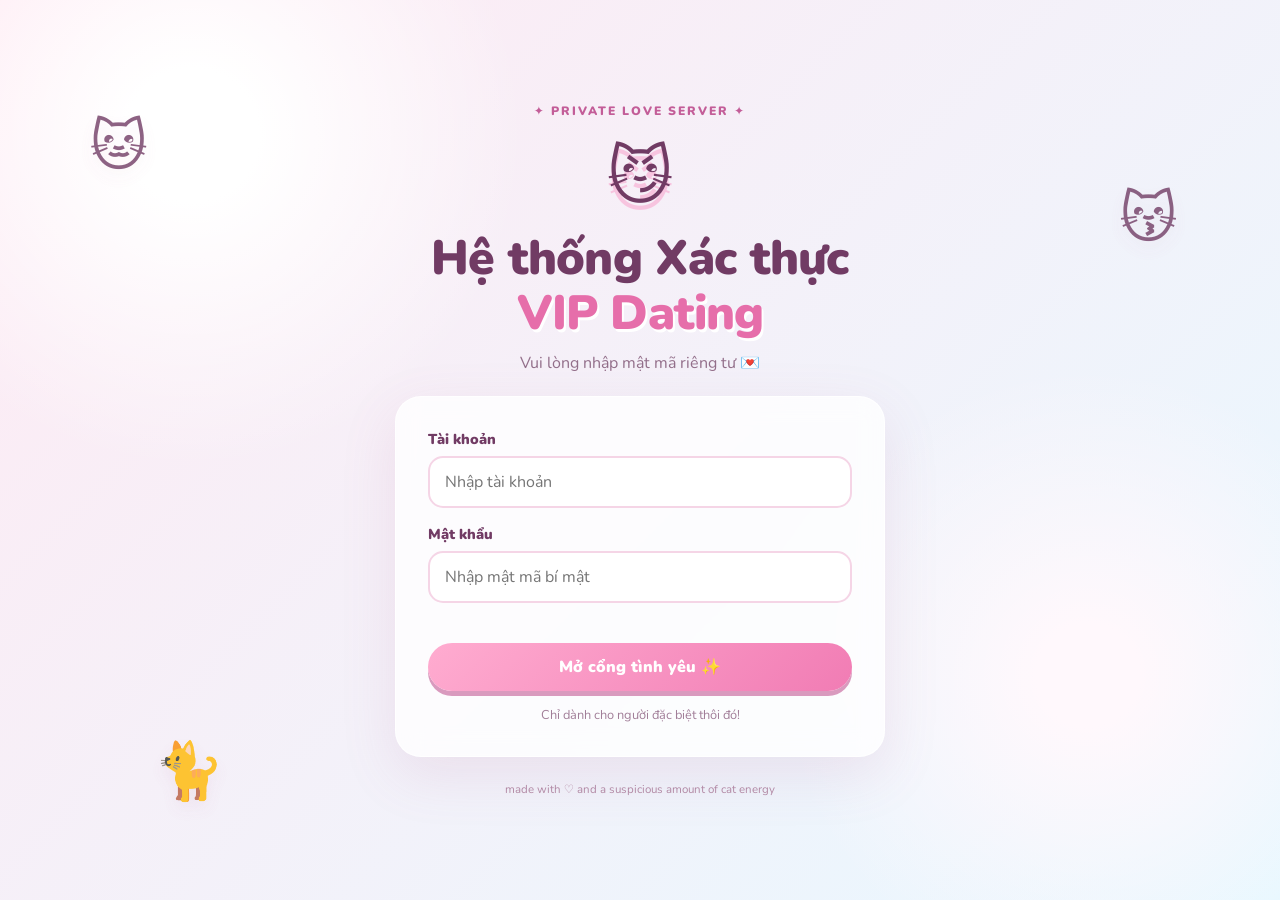
<file: index.html>
<!DOCTYPE html>
<html lang="vi">
<head>
  <meta charset="UTF-8">
  <meta name="viewport" content="width=device-width, initial-scale=1">
  <meta name="theme-color" content="#ffd7e8">
  <title>VIP Dating — Xác thực</title>
  <link rel="stylesheet" href="style.css">
</head>
<body class="login-page">
  <div class="floating-cat cat-one" aria-hidden="true">🐱</div>
  <div class="floating-cat cat-two" aria-hidden="true">😽</div>
  <div class="floating-cat cat-three" aria-hidden="true">🐈</div>
  <main class="login-shell">
    <div class="eyebrow">✦ PRIVATE LOVE SERVER ✦</div>
    <div class="mascot" aria-hidden="true">😼</div>
    <h1>Hệ thống Xác thực<br><span>VIP Dating</span></h1>
    <p class="subtitle">Vui lòng nhập mật mã riêng tư 💌</p>
    <form id="login-form" class="glass-card">
      <label for="username">Tài khoản</label>
      <input id="username" name="username" autocomplete="username" placeholder="Nhập tài khoản" required>
      <label for="password">Mật khẩu</label>
      <input id="password" name="password" type="password" autocomplete="current-password" placeholder="Nhập mật mã bí mật" required>
      <p id="login-error" class="error-message" role="alert" aria-live="polite"></p>
      <button class="btn btn-primary btn-wide" type="submit">Mở cổng tình yêu ✨</button>
      <p class="tiny-note">Chỉ dành cho người đặc biệt thôi đó!</p>
    </form>
    <footer>made with ♡ and a suspicious amount of cat energy</footer>
  </main>
  <script src="app.js"></script>
</body>
</html>
</file>
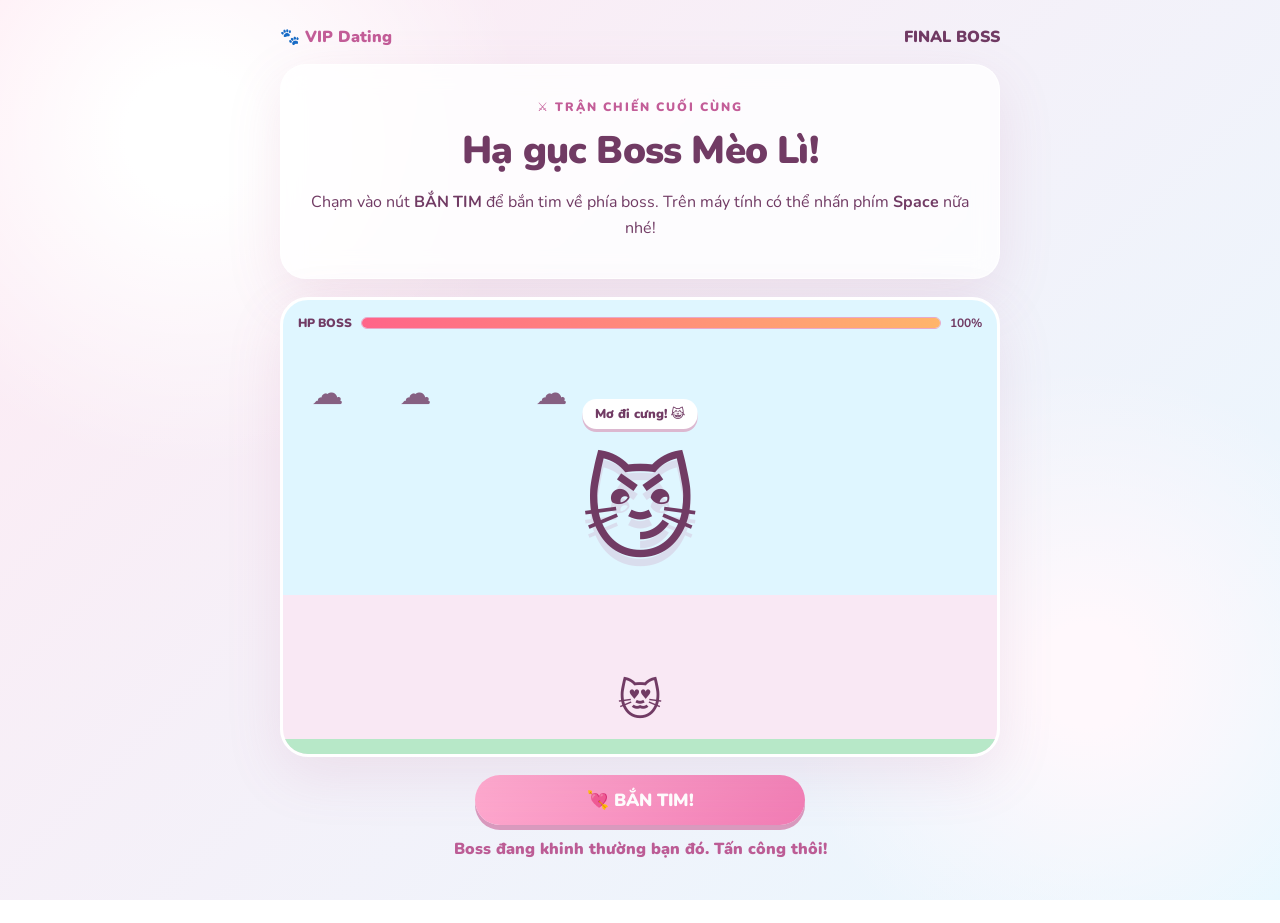
<file: boss.html>
<!DOCTYPE html>
<html lang="vi">
<head>
  <meta charset="UTF-8"><meta name="viewport" content="width=device-width, initial-scale=1">
  <meta name="theme-color" content="#ffd7e8"><title>Đánh boss — VIP Dating</title><link rel="stylesheet" href="style.css">
</head>
<body class="game-page boss-page">
  <main class="boss-shell">
    <header class="level-header"><a class="mini-brand" href="quiz.html">🐾 VIP Dating</a><span>FINAL BOSS</span></header>
    <section class="glass-card boss-intro">
      <p class="kicker">⚔️ TRẬN CHIẾN CUỐI CÙNG</p>
      <h1>Hạ gục Boss Mèo Lì!</h1>
      <p>Chạm vào nút <strong>BẮN TIM</strong> để bắn tim về phía boss. Trên máy tính có thể nhấn phím <strong>Space</strong> nữa nhé!</p>
    </section>
    <section class="arena" id="arena">
      <div class="boss-hud"><span>HP BOSS</span><div class="hp-track"><div id="boss-hp" class="hp-fill"></div></div><strong id="hp-label">100%</strong></div>
      <div id="boss" class="boss-character" role="img" aria-label="Boss mèo hoạt hình">😼</div>
      <div id="boss-speech" class="boss-speech">Mơ đi cưng! 😹</div>
      <div id="projectiles" class="projectiles" aria-hidden="true"></div>
      <div id="player" class="player-character" aria-hidden="true">😻</div>
      <div class="arena-ground"></div>
    </section>
    <div class="boss-controls">
      <button id="shoot-button" class="btn btn-primary btn-wide">💘 BẮN TIM!</button>
      <p id="boss-status" class="feedback" aria-live="polite">Boss đang khinh thường bạn đó. Tấn công thôi!</p>
    </div>
  </main>
  <script src="app.js"></script><script src="boss.js"></script>
</body>
</html>
</file>
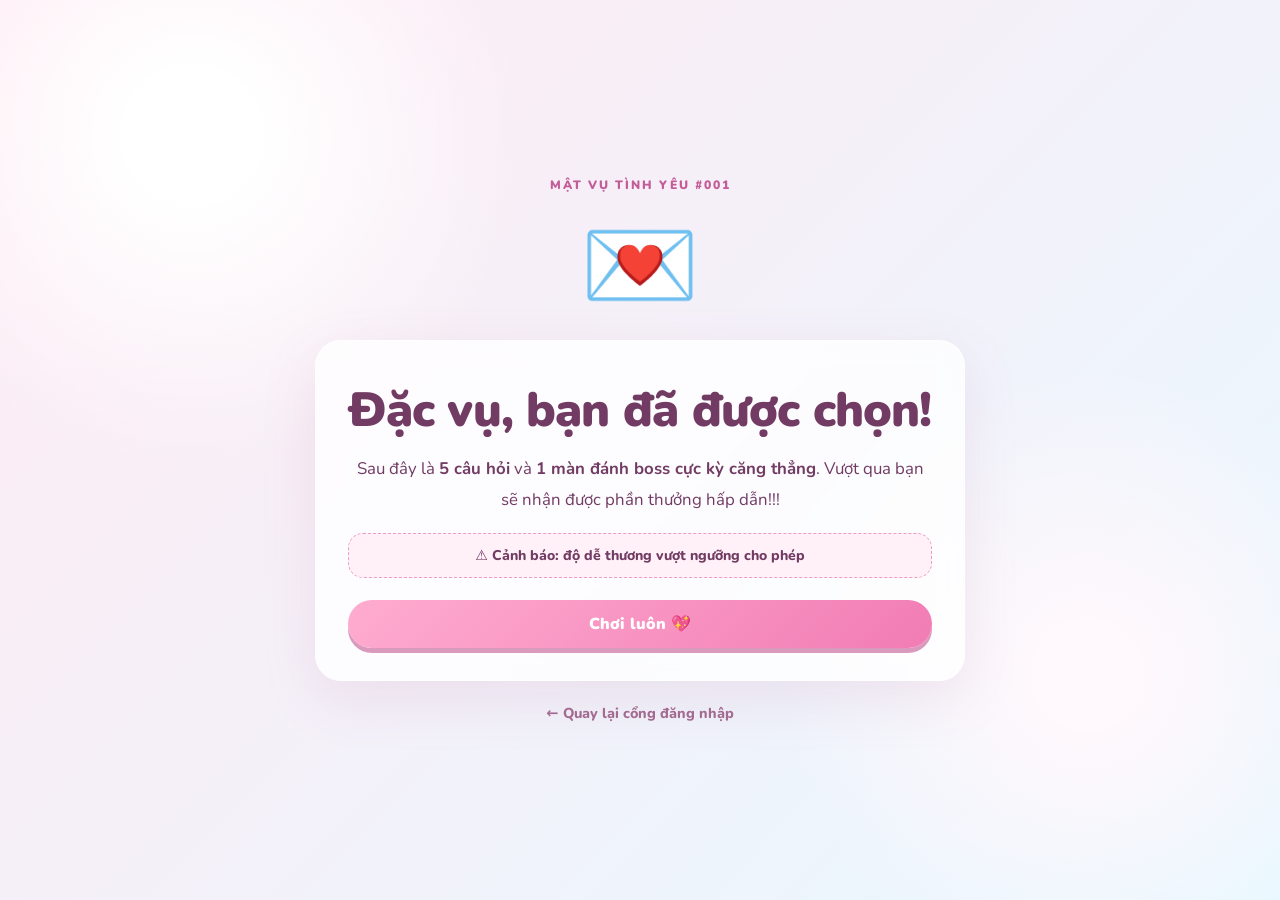
<file: intro.html>
<!DOCTYPE html>
<html lang="vi">
<head>
  <meta charset="UTF-8"><meta name="viewport" content="width=device-width, initial-scale=1">
  <meta name="theme-color" content="#ffd7e8"><title>Nhiệm vụ bí mật — VIP Dating</title><link rel="stylesheet" href="style.css">
</head>
<body class="game-page">
  <main class="center-stage">
    <div class="top-tag">MẬT VỤ TÌNH YÊU #001</div>
    <div class="big-emoji bounce" aria-hidden="true">💌</div>
    <section class="glass-card intro-card">
      <h1>Đặc vụ, bạn đã được chọn!</h1>
      <p>Sau đây là <strong>5 câu hỏi</strong> và <strong>1 màn đánh boss cực kỳ căng thẳng</strong>. Vượt qua bạn sẽ nhận được phần thưởng hấp dẫn!!!</p>
      <div class="stamp">⚠️ Cảnh báo: độ dễ thương vượt ngưỡng cho phép</div>
      <a class="btn btn-primary btn-wide" href="quiz.html">Chơi luôn 💖</a>
    </section>
    <a class="back-link" href="index.html">← Quay lại cổng đăng nhập</a>
  </main>
  <script src="app.js"></script>
</body>
</html>
</file>
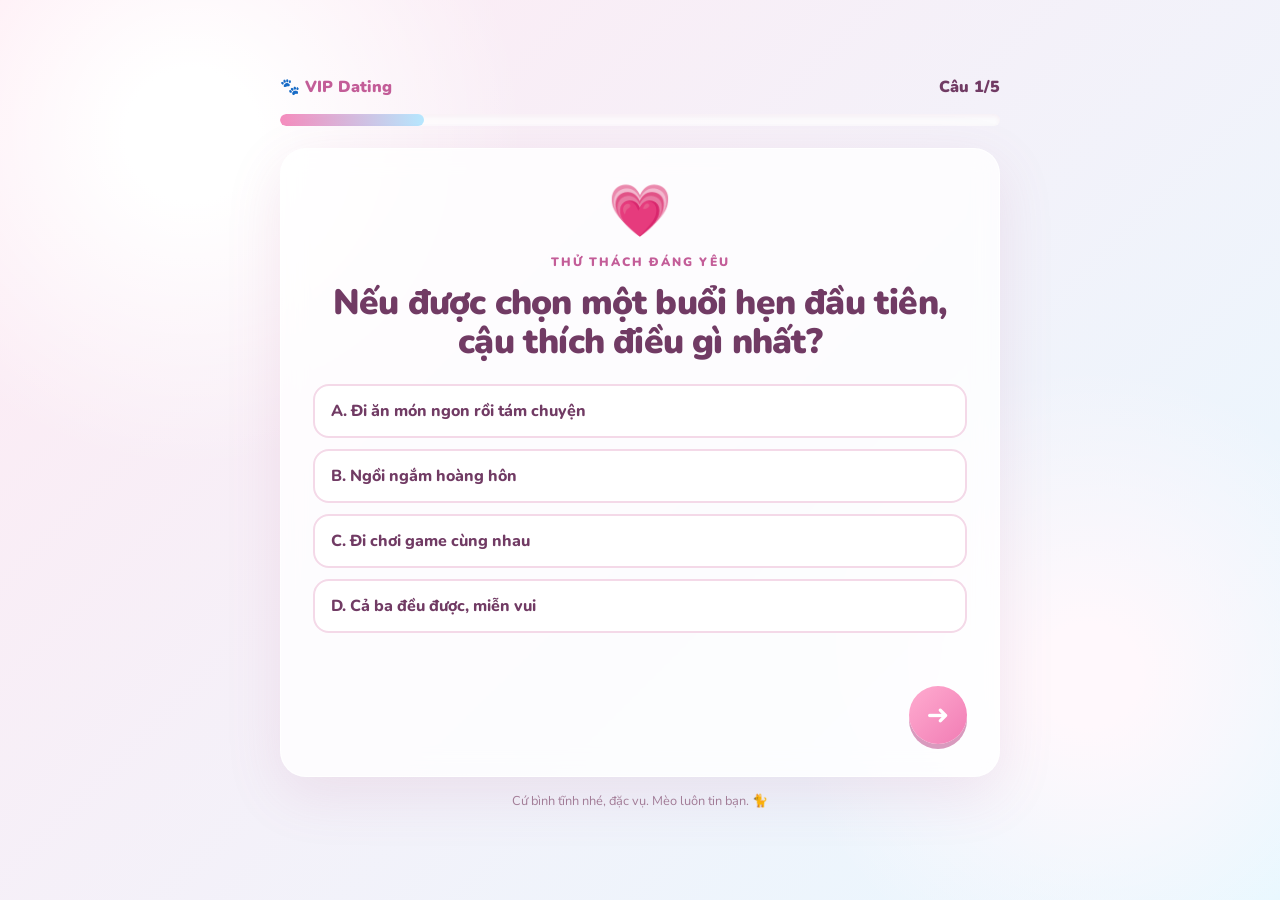
<file: quiz.html>
<!DOCTYPE html>
<html lang="vi">
<head>
  <meta charset="UTF-8"><meta name="viewport" content="width=device-width, initial-scale=1">
  <meta name="theme-color" content="#ffd7e8"><title>5 thử thách — VIP Dating</title><link rel="stylesheet" href="style.css">
</head>
<body class="game-page">
  <main class="quiz-shell">
    <header class="level-header">
      <a class="mini-brand" href="intro.html">🐾 VIP Dating</a><span id="question-counter">Câu 1/5</span>
    </header>
    <div class="progress-track" aria-label="Tiến trình câu hỏi"><div id="progress-fill" class="progress-fill"></div></div>
    <section class="glass-card quiz-card">
      <div id="quiz-emoji" class="big-emoji" aria-hidden="true">💗</div>
      <p class="kicker">THỬ THÁCH ĐÁNG YÊU</p>
      <h1 id="question-text">Đang tải câu hỏi...</h1>
      <div id="answer-list" class="answer-list"></div>
      <div id="answer-feedback" class="feedback" aria-live="polite"></div>
      <div class="quiz-controls"><button id="next-question" class="btn btn-primary next-btn" disabled aria-label="Sang câu tiếp theo">➜</button></div>
    </section>
    <p class="tiny-note center-text">Cứ bình tĩnh nhé, đặc vụ. Mèo luôn tin bạn. 🐈</p>
  </main>
  <div id="confetti-layer" class="confetti-layer" aria-hidden="true"></div>
  <script src="app.js"></script><script src="quiz.js"></script>
</body>
</html>
</file>
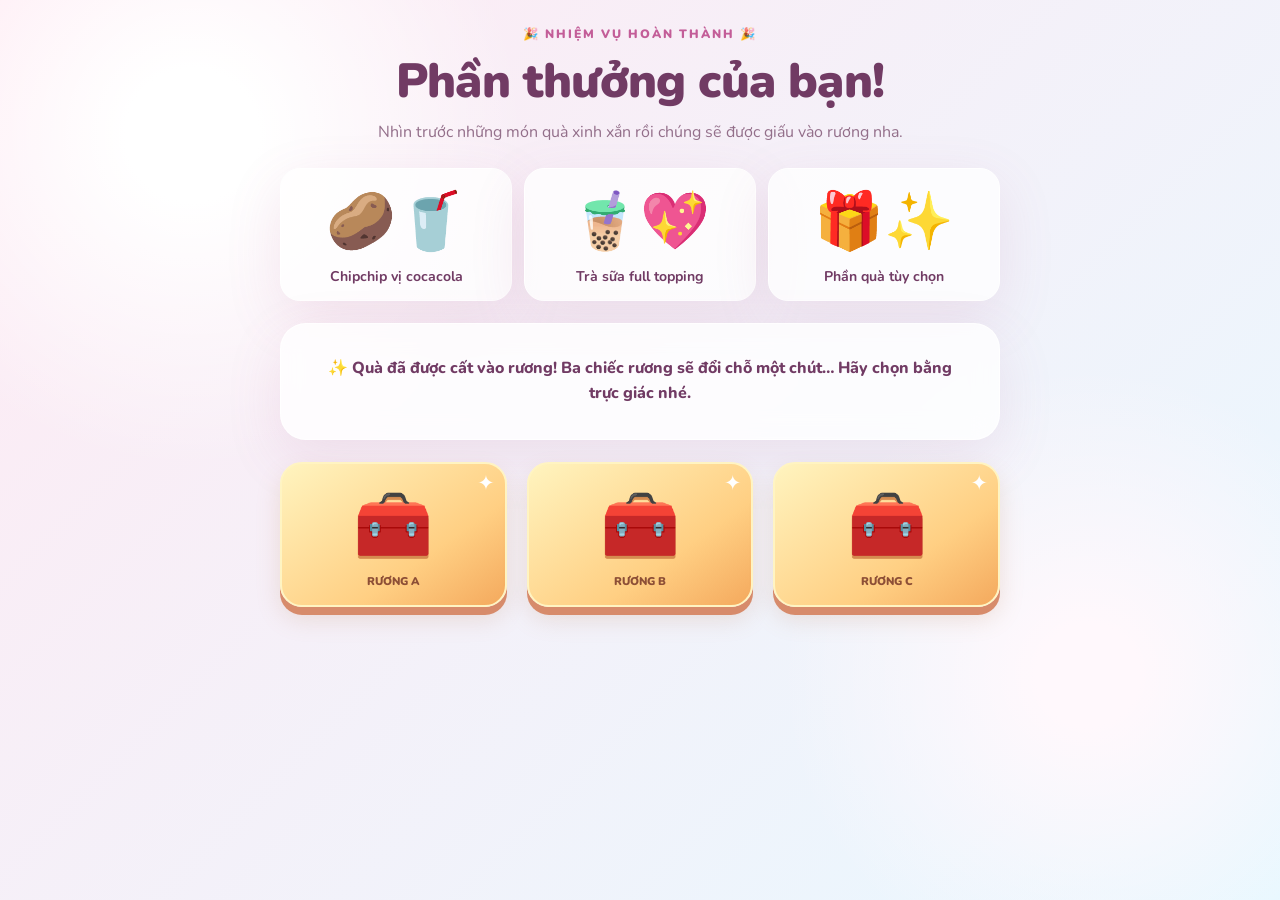
<file: treasure.html>
<!DOCTYPE html>
<html lang="vi">
<head>
  <meta charset="UTF-8"><meta name="viewport" content="width=device-width, initial-scale=1">
  <meta name="theme-color" content="#ffd7e8"><title>Rương báu — VIP Dating</title><link rel="stylesheet" href="style.css">
</head>
<body class="game-page treasure-page">
  <main class="treasure-shell">
    <div class="top-tag">🎉 NHIỆM VỤ HOÀN THÀNH 🎉</div>
    <h1 class="page-title">Phần thưởng của bạn!</h1>
    <p class="page-subtitle">Nhìn trước những món quà xinh xắn rồi chúng sẽ được giấu vào rương nha.</p>
    <div id="prize-preview" class="prize-preview">
      <article class="prize-card"><div class="prize-art">🥔🥤</div><strong>Chipchip vị cocacola</strong></article>
      <article class="prize-card"><div class="prize-art">🧋💖</div><strong>Trà sữa full topping</strong></article>
      <article class="prize-card"><div class="prize-art">🎁✨</div><strong>Phần quà tùy chọn</strong></article>
    </div>
    <div id="chest-instruction" class="glass-card chest-instruction">✨ Quà đã được cất vào rương! Ba chiếc rương sẽ đổi chỗ một chút… Hãy chọn bằng trực giác nhé.</div>
    <div id="chest-row" class="chest-row" aria-label="Chọn một rương báu">
      <button class="chest" data-chest="0" aria-label="Chọn rương số 1"><span class="chest-sparkle">✦</span><span class="chest-icon">🧰</span><small>RƯƠNG A</small></button>
      <button class="chest" data-chest="1" aria-label="Chọn rương số 2"><span class="chest-sparkle">✦</span><span class="chest-icon">🧰</span><small>RƯƠNG B</small></button>
      <button class="chest" data-chest="2" aria-label="Chọn rương số 3"><span class="chest-sparkle">✦</span><span class="chest-icon">🧰</span><small>RƯƠNG C</small></button>
    </div>
    <section id="prize-result" class="glass-card prize-result hidden" aria-live="polite"></section>
    <form id="custom-prize-form" class="glass-card custom-prize-form hidden">
      <label for="custom-prize">Bạn muốn nhận món quà gì nè?</label>
      <textarea id="custom-prize" rows="3" placeholder="Ví dụ: đi xem phim, đi ăn món ngon..." required></textarea>
      <button class="btn btn-primary btn-wide" type="submit">Chốt kèo 💗</button>
    </form>
    <a id="continue-final" class="btn btn-primary btn-wide hidden" href="final.html">Mở lời nhắn cuối cùng 💌</a>
  </main>
  <div id="confetti-layer" class="confetti-layer" aria-hidden="true"></div>
  <script src="app.js"></script><script src="treasure.js"></script>
</body>
</html>
</file>
<file: style.css>
@import url('https://fonts.googleapis.com/css2?family=Nunito:wght@400;600;700;800;900&display=swap');
:root{--pink:#ffc9df;--pink2:#ffeaf3;--pink3:#ff9fc8;--blue:#bfeaff;--blue2:#eaf8ff;--ink:#713b64;--muted:#936f8a;--white:#fff;--shadow:0 18px 55px #b85e9220;--border:#ffffffb8}
*{box-sizing:border-box}
html{scroll-behavior:smooth}
body{margin:0;font-family:'Nunito',system-ui,sans-serif;color:var(--ink);min-height:100vh}
button,input,textarea{font:inherit}
button,a{-webkit-tap-highlight-color:transparent}
a{color:inherit;text-decoration:none}
button{cursor:pointer}
body.login-page,body.game-page{background:radial-gradient(circle at 15% 15%,#fff 0 5%,transparent 25%),radial-gradient(circle at 85% 75%,#fff8fc 0 4%,transparent 24%),linear-gradient(135deg,#ffeaf3,#e8f8ff);background-attachment:fixed}
.login-page{display:grid;place-items:center;overflow-x:hidden;padding:24px}
.login-shell{position:relative;width:min(100%,490px);text-align:center;padding:34px 0;z-index:1}
.eyebrow,.top-tag,.kicker{font-weight:900;letter-spacing:2px;font-size:.76rem;color:#c35d98}
.mascot{font-size:4rem;filter:drop-shadow(0 7px 0 #f7c4df);margin:14px 0 4px;animation:bob 2.5s ease-in-out infinite}
h1{line-height:1.13;margin:10px 0 12px;font-size:clamp(2rem,6vw,3rem);font-weight:900;letter-spacing:-.8px}
.login-shell h1 span{color:#e66eaa;text-shadow:2px 3px #fff}
.subtitle,.page-subtitle{color:var(--muted);margin:0 0 22px}
.glass-card{background:#ffffffc9;border:1px solid var(--border);border-radius:26px;padding:clamp(20px,5vw,32px);box-shadow:var(--shadow);backdrop-filter:blur(12px)}
.login-shell .glass-card{text-align:left}
label{display:block;font-weight:900;font-size:.9rem;margin:0 0 7px}
input,textarea{display:block;width:100%;border:2px solid #f5d5e6;border-radius:15px;padding:13px 15px;background:#fff;color:var(--ink);outline:none;margin:0 0 16px;min-height:48px}
input:focus,textarea:focus{border-color:#e88cbb;box-shadow:0 0 0 4px #f9d6e8}
.btn{display:inline-flex;justify-content:center;align-items:center;gap:8px;border:0;border-radius:999px;padding:13px 22px;font-weight:900;min-height:48px;transition:transform .18s,box-shadow .18s;box-shadow:0 5px 0 #d99abe;text-align:center}
.btn:hover{transform:translateY(-2px);box-shadow:0 7px 0 #d99abe}
.btn:active{transform:translateY(2px);box-shadow:0 2px 0 #d99abe}
.btn-primary{background:linear-gradient(135deg,#ffacd0,#f17cb4);color:white}
.btn-soft{background:#e7f7ff;color:#477e99;box-shadow:0 5px 0 #b4dfee}
.btn-soft:hover{box-shadow:0 7px 0 #b4dfee}
.btn-wide{width:100%}
.tiny-note{font-size:.8rem;color:#a17e98;text-align:center;margin:15px 0 0}
.login-shell footer{font-size:.72rem;color:#b28ba6;margin-top:24px}
.error-message{color:#d34673;font-weight:800;min-height:1em;margin:0 0 10px;font-size:.86rem}
.floating-cat{position:fixed;font-size:clamp(2rem,5vw,3.5rem);opacity:.8;filter:drop-shadow(0 8px 8px #c77ea322);animation:float 5s ease-in-out infinite;pointer-events:none}
.cat-one{left:7%;top:12%}.cat-two{right:8%;top:20%;animation-delay:-1.5s}.cat-three{left:12%;bottom:10%;animation-delay:-3s}
.center-stage{width:min(100% - 32px,650px);margin:0 auto;min-height:100vh;display:flex;flex-direction:column;align-items:center;justify-content:center;padding:36px 0;text-align:center}
.big-emoji{font-size:clamp(4rem,13vw,6rem);line-height:1.2;margin:16px 0}
.intro-card{width:100%;text-align:center}
.intro-card p{font-size:1.05rem;line-height:1.8}
.stamp{background:#fff1f7;border:1px dashed #ed9cc2;border-radius:15px;padding:12px;margin:18px 0 22px;font-size:.88rem;font-weight:800}
.back-link{display:inline-block;color:#a46c93;font-weight:800;margin-top:22px;font-size:.9rem}
.level-header{display:flex;align-items:center;justify-content:space-between;gap:12px;font-weight:900;margin-bottom:16px}
.mini-brand{font-weight:900;color:#c35d98}
.quiz-shell,.boss-shell,.treasure-shell,.final-shell{width:min(100% - 32px,720px);margin:0 auto;padding:26px 0 40px}
.quiz-shell{min-height:100vh;display:flex;flex-direction:column;justify-content:center}
.progress-track{height:12px;background:#ffffffb8;border-radius:99px;overflow:hidden;margin-bottom:22px;box-shadow:inset 0 2px 4px #b85e9214}
.progress-fill{height:100%;width:20%;background:linear-gradient(90deg,#f58cbd,#b6e8ff);border-radius:99px;transition:width .35s ease}
.quiz-card{text-align:center}
.quiz-card .big-emoji{font-size:3.2rem;margin:0 0 8px}
.quiz-card h1{font-size:clamp(1.45rem,5vw,2.2rem);margin:8px 0 22px}
.answer-list{display:grid;gap:11px}
.answer-btn{width:100%;border:2px solid #f4d9e8;background:#fff;border-radius:16px;padding:14px 16px;text-align:left;color:var(--ink);font-weight:800;min-height:54px;transition:.15s}
.answer-btn:hover:not(:disabled){border-color:#ed9bc2;transform:translateY(-1px)}
.answer-btn:disabled{cursor:default;opacity:.9}
.answer-btn.correct{background:#e7fff3;border-color:#77d5a6;color:#28784e}
.answer-btn.wrong{background:#fff0f2;border-color:#f4a0aa;color:#b44861}
.feedback{font-weight:900;min-height:1.7em;margin:13px 0;color:#bc5c95}
.quiz-controls{display:flex;justify-content:flex-end;margin-top:8px}
.next-btn{width:58px;height:58px;font-size:1.7rem;padding:0}
.center-text{text-align:center}
.confetti-layer{position:fixed;inset:0;pointer-events:none;overflow:hidden;z-index:10}
.confetti{position:absolute;top:-20px;font-size:1.2rem;animation:confetti-fall 1.5s ease-in forwards}
.boss-shell{max-width:780px}
.boss-intro{text-align:center;padding:20px 24px;margin-bottom:18px}
.boss-intro h1{font-size:clamp(1.6rem,5vw,2.4rem)}
.boss-intro p{line-height:1.65}
.arena{position:relative;height:clamp(300px,58vh,460px);min-height:300px;border:3px solid #fff;border-radius:28px;overflow:hidden;background:linear-gradient(#dff6ff 0 65%,#f9e8f4 65% 100%);box-shadow:var(--shadow)}
.arena:before{content:"☁️       ☁️             ☁️";position:absolute;top:16%;left:4%;width:92%;font-size:2rem;white-space:pre;opacity:.8}
.boss-hud{position:absolute;z-index:3;top:15px;left:15px;right:15px;display:flex;align-items:center;gap:9px;font-size:.75rem;font-weight:900}
.hp-track{height:12px;flex:1;background:#fff;border-radius:99px;overflow:hidden;border:1px solid #e7aacb}
.hp-fill{height:100%;width:100%;background:linear-gradient(90deg,#ff6489,#ffb56b);transition:width .2s}
.boss-character{position:absolute;z-index:2;left:50%;top:30%;transform:translateX(-50%);font-size:clamp(4.5rem,15vw,7rem);filter:drop-shadow(0 9px 0 #c47ca533);transition:top .25s,left .25s;user-select:none}
.boss-character.low-health{animation:boss-panic .25s infinite alternate}
.boss-speech{position:absolute;z-index:2;left:50%;top:22%;transform:translateX(-50%);background:#fff;padding:6px 12px;border-radius:14px;font-size:.8rem;font-weight:900;white-space:nowrap;box-shadow:0 3px 0 #dcb8d0}
.player-character{position:absolute;z-index:2;left:50%;bottom:24px;transform:translateX(-50%);font-size:2.7rem}
.arena-ground{position:absolute;bottom:0;height:15px;width:100%;background:#b7e8c8}
.projectiles{position:absolute;inset:0;z-index:4;pointer-events:none}
.heart-shot{position:absolute;font-size:1.5rem;animation:shot .48s ease-in forwards}
.boss-controls{text-align:center;padding:18px 0}
.boss-controls .btn{max-width:330px;font-size:1.1rem}
.boss-controls .feedback{margin-bottom:0}
.page-title{text-align:center;font-size:clamp(2rem,6vw,3rem);margin-top:12px}
.page-subtitle{text-align:center;line-height:1.6}
.treasure-shell{max-width:850px;text-align:center}
.prize-preview{display:grid;grid-template-columns:repeat(3,minmax(0,1fr));gap:12px;margin:22px 0;transition:opacity .5s,transform .5s}
.prize-card{background:#ffffffc9;border:1px solid #fff;border-radius:20px;padding:14px 8px;box-shadow:var(--shadow);font-size:.88rem}
.prize-art{font-size:clamp(2rem,7vw,3.5rem);margin-bottom:7px}
.prize-preview.hide-prizes{opacity:0;transform:scale(.8);height:0;margin:0;overflow:hidden}
.chest-instruction{margin:20px 0;font-weight:800;line-height:1.6}
.chest-row{display:grid;grid-template-columns:repeat(3,minmax(0,1fr));gap:clamp(6px,3vw,20px);margin:22px 0;perspective:700px}
.chest{position:relative;display:flex;flex-direction:column;align-items:center;justify-content:center;gap:5px;min-width:0;min-height:145px;padding:12px 4px;border:2px solid #fff4c2;border-radius:22px;background:linear-gradient(145deg,#fff4bf,#ffcf83 65%,#f4a95d);box-shadow:0 8px 0 #d78b6b,0 12px 25px #c07c5233;color:#8d4f36;animation:chest-glow 2s infinite alternate;transition:transform .7s,opacity .4s}
.chest:hover:not(:disabled){transform:translateY(-5px) rotate(-2deg)}
.chest-icon{font-size:clamp(2.4rem,9vw,4rem);filter:drop-shadow(0 3px 0 #d58b50)}
.chest small{font-weight:900;font-size:.7rem}
.chest-sparkle{position:absolute;top:5px;right:10px;color:#fff;font-size:1.3rem}
.chest.shuffle-a{transform:translateX(8px) rotate(3deg)}.chest.shuffle-b{transform:translateX(-8px) rotate(-3deg)}
.chest:disabled{cursor:default}
.chest.chosen{animation:chest-open .7s forwards;z-index:2}
.chest.vanish{opacity:0;transform:scale(.4);pointer-events:none}
.prize-result{margin:18px 0;text-align:center;animation:pop-in .45s ease-out}
.prize-result .result-art{font-size:5rem}
.prize-result h2{margin:5px 0;color:#d45c9a}
.custom-prize-form{text-align:left;margin:15px 0}
.hidden{display:none!important}
.continue-final{margin-top:12px}
.final-shell{max-width:650px;text-align:center}
.invitation-card{position:relative;text-align:left;margin-top:25px;padding:clamp(24px,6vw,44px);border-radius:8px 28px 28px 28px;background:#fffdfd;border:1px solid #f8cfe1;box-shadow:0 15px 45px #a95b8520}
.invitation-card:before{content:"";position:absolute;top:-10px;left:24px;width:90px;height:20px;background:#ffd7e8;transform:rotate(-4deg);border-radius:4px}
.letter-stamp{position:absolute;right:22px;top:20px;width:55px;height:55px;border-radius:50%;display:grid;place-items:center;background:#ffe3ef;border:2px dashed #e98cb8;color:#d85c9b;font-size:2rem}
.invitation-card h1{font-size:clamp(2rem,6vw,3rem);color:#d45c9a;margin-top:15px}
.letter-copy{font-size:1.04rem;line-height:1.9}
.date-details{display:grid;gap:10px;margin:22px 0}
.date-details>div{display:flex;align-items:center;gap:13px;background:#fff3f8;padding:12px 14px;border-radius:15px}
.date-details>div>span{font-size:1.7rem}
.date-details strong,.date-details small{display:block}.date-details small{color:var(--muted);margin-top:2px}
.final-question{font-weight:900;font-size:1.15rem;text-align:center;margin:24px 0 18px}
.date-actions{display:grid;grid-template-columns:1fr 1fr;gap:10px}
.signature{font-size:.8rem;color:#ad85a0;text-align:center;margin:25px 0 0}
@keyframes bob{50%{transform:translateY(-8px) rotate(3deg)}}
@keyframes float{0%,100%{transform:translateY(0) rotate(-4deg)}50%{transform:translateY(-13px) rotate(4deg)}}
@keyframes confetti-fall{to{transform:translateY(110vh) rotate(540deg);opacity:0}}
@keyframes shot{from{left:50%;bottom:60px;transform:translate(-50%,0) scale(.8)}to{left:var(--target-x);top:var(--target-y);transform:translate(-50%,-50%) scale(1.2);opacity:.15}}
@keyframes boss-panic{to{transform:translateX(-50%) rotate(8deg) scale(1.08)}}
@keyframes chest-glow{from{box-shadow:0 8px 0 #d78b6b,0 0 9px #ffe9a3}to{box-shadow:0 8px 0 #d78b6b,0 0 24px #fff2a8}}
@keyframes chest-open{to{transform:translateY(-10px) scale(1.08);filter:brightness(1.2)}}
@keyframes pop-in{from{opacity:0;transform:scale(.85)}to{opacity:1;transform:scale(1)}}
@media(max-width:560px){
 .login-page{padding:16px}.login-shell{padding:25px 0}.cat-one{left:2%;top:4%}.cat-two{right:1%;top:9%}.cat-three{left:3%;bottom:3%}
 .floating-cat{font-size:2rem;opacity:.55}
 .quiz-shell,.boss-shell,.treasure-shell,.final-shell{width:min(100% - 24px,720px);padding-top:18px}
 .glass-card{border-radius:22px}
 .level-header{font-size:.85rem}
 .answer-btn{padding:13px 12px}
 .arena{height:360px}
 .chest{min-height:125px;border-radius:17px}
 .prize-card{font-size:.76rem;padding:11px 5px}
 .date-actions{grid-template-columns:1fr}
 .invitation-card{padding:24px 20px}
 .letter-stamp{width:42px;height:42px;font-size:1.5rem;right:15px;top:16px}
}
@media(prefers-reduced-motion:reduce){*,*::before,*::after{animation-duration:.01ms!important;animation-iteration-count:1!important;scroll-behavior:auto!important;transition-duration:.01ms!important}}

.boss-attack{position:absolute;z-index:5;font-size:1.6rem;animation:boss-shot .7s ease-in forwards;pointer-events:none}
.player-hit{animation:player-hit .28s ease-in-out 2}
@keyframes boss-shot{from{transform:translate(-50%,-50%) scale(.8)}to{left:50%!important;top:88%!important;transform:translate(-50%,-50%) scale(1.4);opacity:0}}
@keyframes player-hit{50%{transform:translateX(-50%) rotate(15deg);filter:brightness(1.8)}}
</file>
